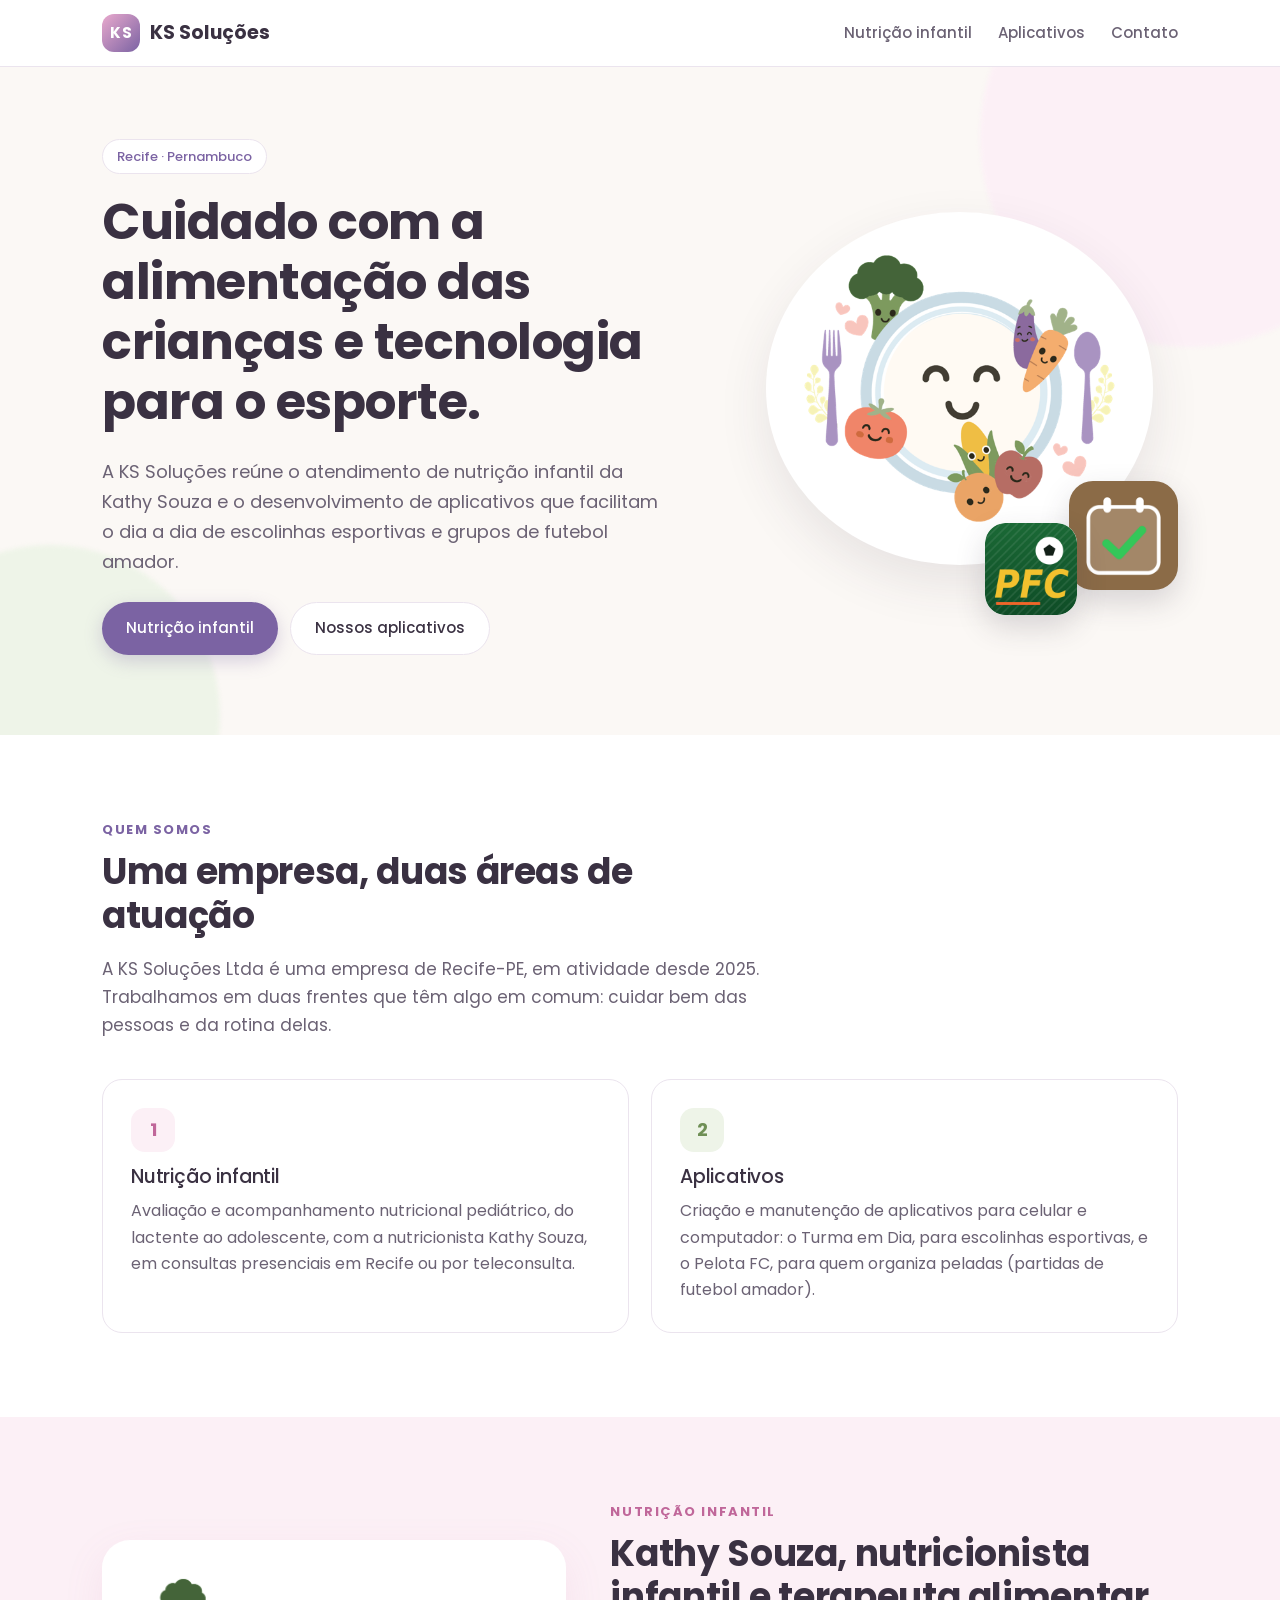
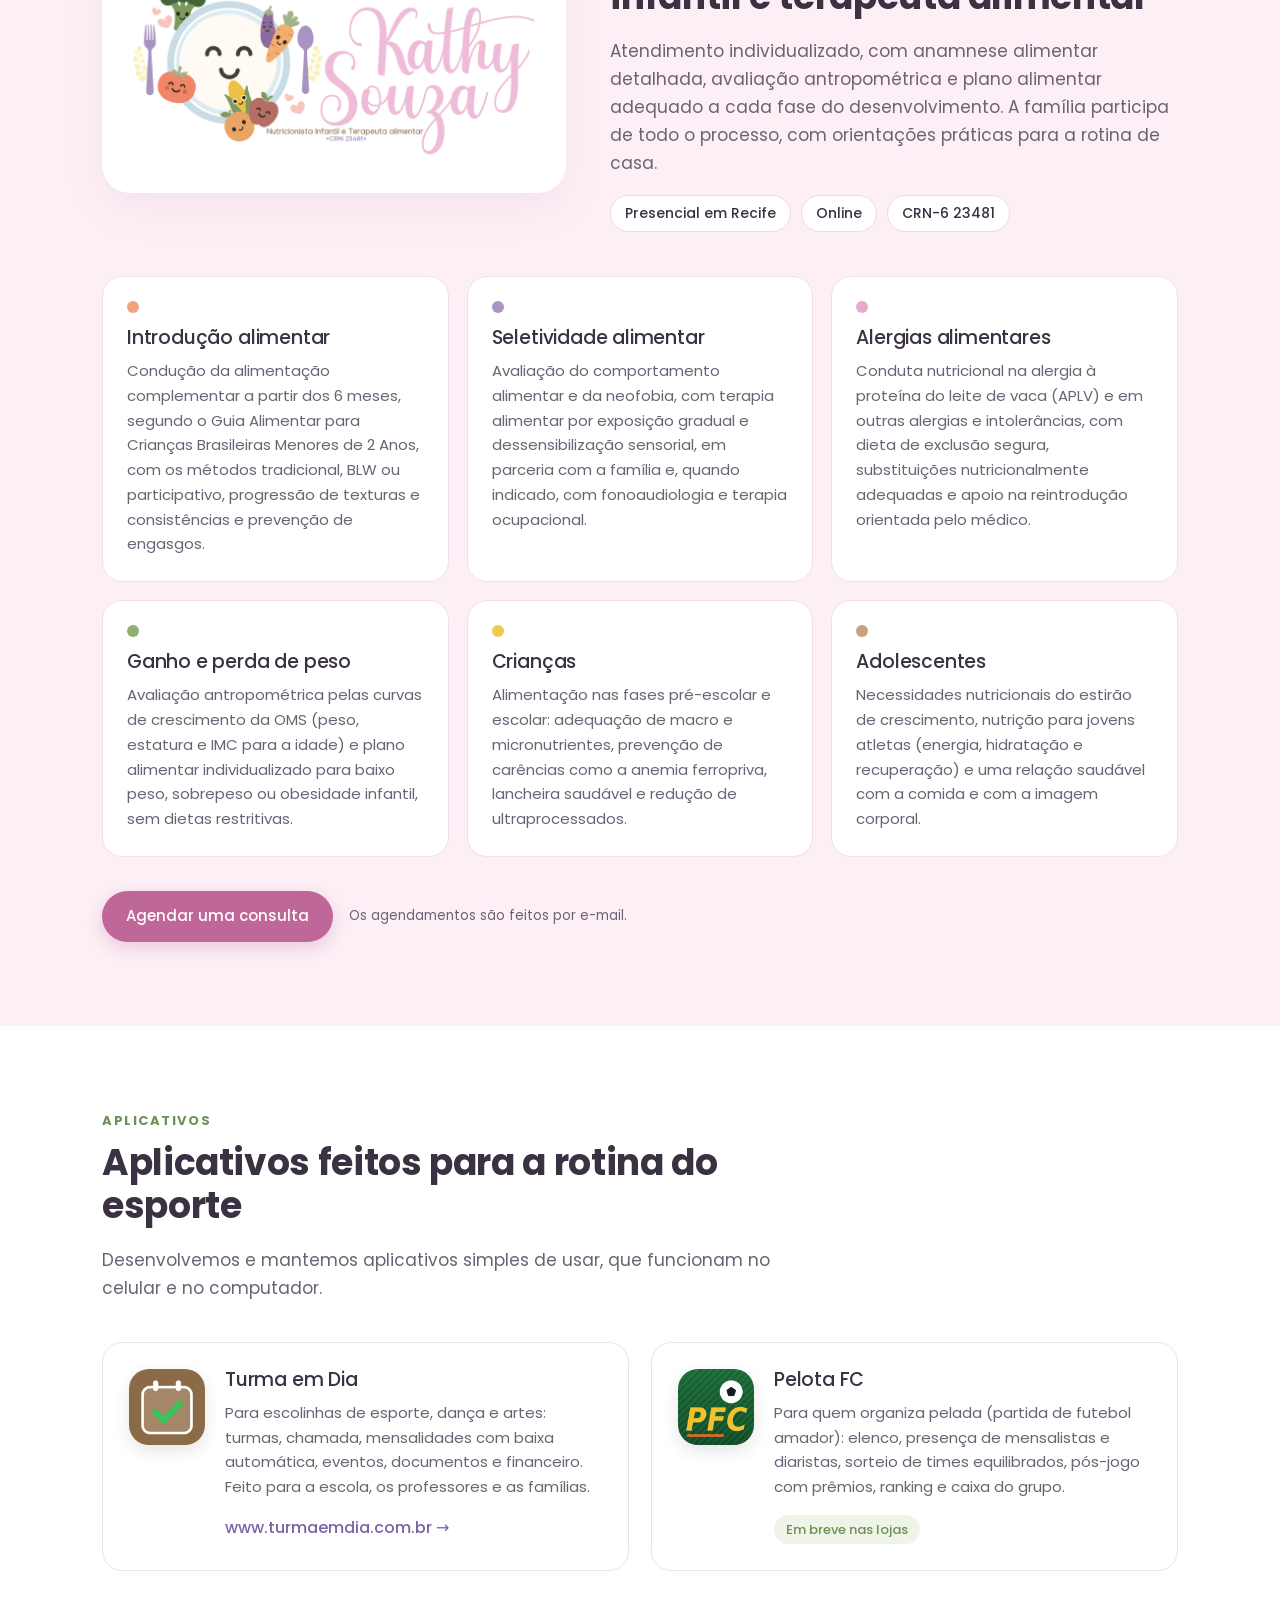
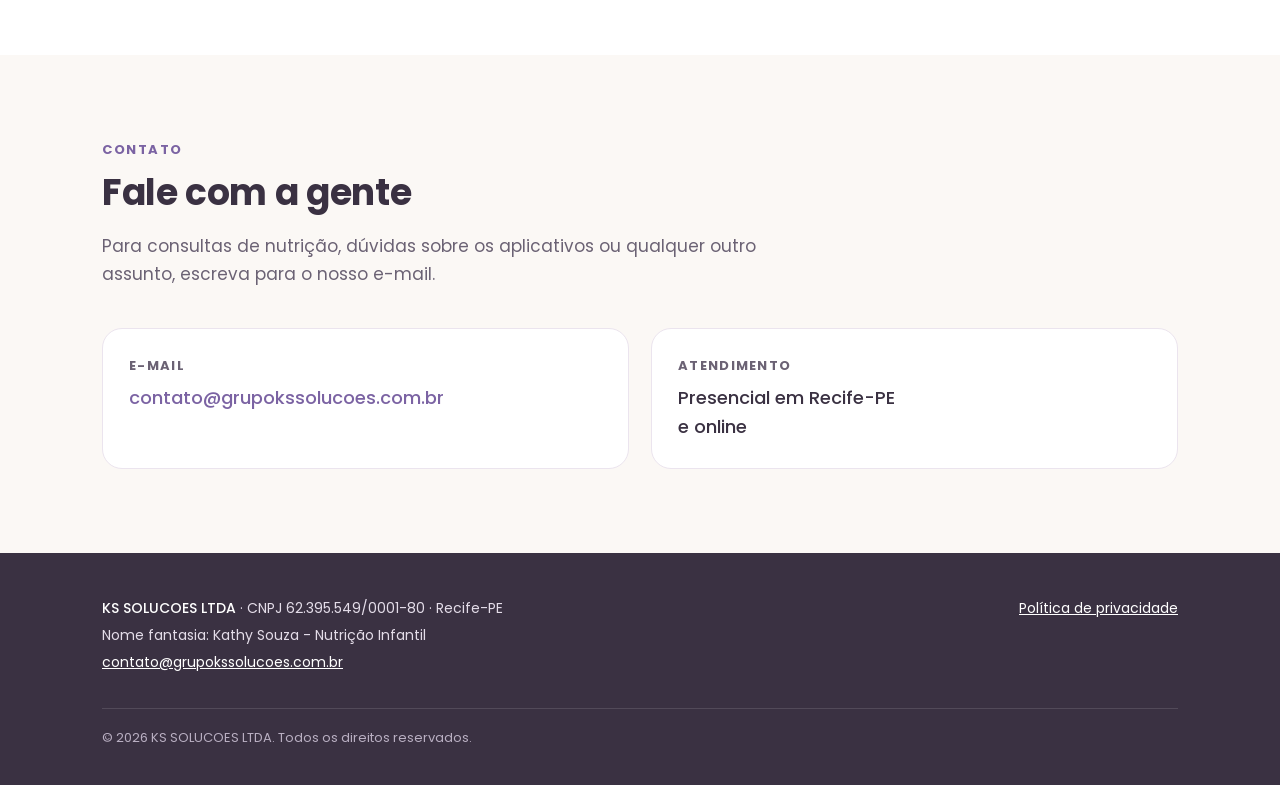
<file: index.html>
<!doctype html>
<html lang="pt-BR">
<head>
<meta charset="utf-8">
<meta name="viewport" content="width=device-width,initial-scale=1">
<title>KS Soluções · Nutrição infantil e aplicativos · Recife-PE</title>
<meta name="description" content="KS Soluções Ltda (CNPJ 62.395.549/0001-80), Recife-PE. Atendimento de nutrição infantil com Kathy Souza (CRN-6 23481) e desenvolvimento dos aplicativos Turma em Dia e Pelota FC.">
<meta name="theme-color" content="#ffffff">
<meta property="og:title" content="KS Soluções · Nutrição infantil e aplicativos">
<meta property="og:description" content="Atendimento de nutrição infantil com Kathy Souza e os aplicativos Turma em Dia e Pelota FC.">
<meta property="og:type" content="website">
<meta property="og:url" content="https://www.grupokssolucoes.com.br/">
<meta property="og:image" content="https://www.grupokssolucoes.com.br/img/kathy-logo.png">
<link rel="canonical" href="https://www.grupokssolucoes.com.br/">
<link rel="icon" type="image/svg+xml" href="icone.svg">
<link rel="preload" href="fonts/poppins-regular.woff" as="font" type="font/woff" crossorigin>
<link rel="stylesheet" href="estilo.css">
<script type="application/ld+json">
{"@context":"https://schema.org","@type":"Organization","name":"KS SOLUCOES LTDA","alternateName":["KS Soluções","Kathy Souza - Nutrição Infantil"],"url":"https://www.grupokssolucoes.com.br/","email":"contato@grupokssolucoes.com.br","taxID":"62.395.549/0001-80","address":{"@type":"PostalAddress","addressLocality":"Recife","addressRegion":"PE","addressCountry":"BR"}}
</script>
</head>
<body>

<header class="topo">
  <div class="cx">
    <a class="marca" href="#inicio" aria-label="KS Soluções, início"><span class="selo">KS</span>KS Soluções</a>
    <nav class="menu" aria-label="Menu">
      <a class="opc" href="#nutricao">Nutrição infantil</a>
      <a class="opc" href="#aplicativos">Aplicativos</a>
      <a href="#contato">Contato</a>
    </nav>
  </div>
</header>

<main id="inicio">

  <div class="abertura">
    <div class="cx">
      <div>
        <span class="etiqueta">Recife · Pernambuco</span>
        <h1>Cuidado com a alimentação das crianças e tecnologia para o esporte.</h1>
        <p class="lead">A KS Soluções reúne o atendimento de nutrição infantil da Kathy Souza e o desenvolvimento de aplicativos que facilitam o dia a dia de escolinhas esportivas e grupos de futebol amador.</p>
        <div class="botoes">
          <a class="btn btn-cheio" href="#nutricao">Nutrição infantil</a>
          <a class="btn btn-linha" href="#aplicativos">Nossos aplicativos</a>
        </div>
      </div>
      <div class="vitrine" aria-hidden="true">
        <div class="prato"><img src="img/kathy-prato.png" alt="" width="500" height="500"></div>
        <img class="app a1" src="img/turma-em-dia.png" alt="" width="256" height="256">
        <img class="app a2" src="img/pelota-fc.png" alt="" width="256" height="256">
      </div>
    </div>
  </div>

  <section class="quem" id="quem-somos">
    <div class="cx">
      <div class="titulo">
        <span class="sobre" style="color:var(--lilas)">Quem somos</span>
        <h2>Uma empresa, duas áreas de atuação</h2>
        <p>A KS Soluções Ltda é uma empresa de Recife-PE, em atividade desde 2025. Trabalhamos em duas frentes que têm algo em comum: cuidar bem das pessoas e da rotina delas.</p>
      </div>
      <div class="areas">
        <div class="area">
          <div class="ic" style="background:var(--rosa-claro);color:#c0679a">1</div>
          <h3>Nutrição infantil</h3>
          <p>Avaliação e acompanhamento nutricional pediátrico, do lactente ao adolescente, com a nutricionista Kathy Souza, em consultas presenciais em Recife ou por teleconsulta.</p>
        </div>
        <div class="area">
          <div class="ic" style="background:var(--verde-claro);color:var(--verde)">2</div>
          <h3>Aplicativos</h3>
          <p>Criação e manutenção de aplicativos para celular e computador: o Turma em Dia, para escolinhas esportivas, e o Pelota FC, para quem organiza peladas (partidas de futebol amador).</p>
        </div>
      </div>
    </div>
  </section>

  <section class="nutri" id="nutricao">
    <div class="cx">
      <div class="nutri-topo">
        <div class="nutri-logo"><img src="img/kathy-logo.png" alt="Kathy Souza, nutricionista infantil e terapeuta alimentar, CRN 23481" width="900" height="398"></div>
        <div class="titulo" style="margin:0">
          <span class="sobre">Nutrição infantil</span>
          <h2>Kathy Souza, nutricionista infantil e terapeuta alimentar</h2>
          <p>Atendimento individualizado, com anamnese alimentar detalhada, avaliação antropométrica e plano alimentar adequado a cada fase do desenvolvimento. A família participa de todo o processo, com orientações práticas para a rotina de casa.</p>
          <div class="selos">
            <span>Presencial em Recife</span>
            <span>Online</span>
            <span>CRN-6 23481</span>
          </div>
        </div>
      </div>

      <div class="cards">
        <div class="card"><div class="bola" style="background:#f0a17f"></div><h3>Introdução alimentar</h3><p>Condução da alimentação complementar a partir dos 6 meses, segundo o Guia Alimentar para Crianças Brasileiras Menores de 2 Anos, com os métodos tradicional, BLW ou participativo, progressão de texturas e consistências e prevenção de engasgos.</p></div>
        <div class="card"><div class="bola" style="background:#a995c4"></div><h3>Seletividade alimentar</h3><p>Avaliação do comportamento alimentar e da neofobia, com terapia alimentar por exposição gradual e dessensibilização sensorial, em parceria com a família e, quando indicado, com fonoaudiologia e terapia ocupacional.</p></div>
        <div class="card"><div class="bola" style="background:#e9a9cd"></div><h3>Alergias alimentares</h3><p>Conduta nutricional na alergia à proteína do leite de vaca (APLV) e em outras alergias e intolerâncias, com dieta de exclusão segura, substituições nutricionalmente adequadas e apoio na reintrodução orientada pelo médico.</p></div>
        <div class="card"><div class="bola" style="background:#8fb070"></div><h3>Ganho e perda de peso</h3><p>Avaliação antropométrica pelas curvas de crescimento da OMS (peso, estatura e IMC para a idade) e plano alimentar individualizado para baixo peso, sobrepeso ou obesidade infantil, sem dietas restritivas.</p></div>
        <div class="card"><div class="bola" style="background:#f2c94c"></div><h3>Crianças</h3><p>Alimentação nas fases pré-escolar e escolar: adequação de macro e micronutrientes, prevenção de carências como a anemia ferropriva, lancheira saudável e redução de ultraprocessados.</p></div>
        <div class="card"><div class="bola" style="background:#c9a27a"></div><h3>Adolescentes</h3><p>Necessidades nutricionais do estirão de crescimento, nutrição para jovens atletas (energia, hidratação e recuperação) e uma relação saudável com a comida e com a imagem corporal.</p></div>
      </div>

      <div class="nutri-cta">
        <a class="btn btn-cheio" href="mailto:contato@grupokssolucoes.com.br?subject=Agendamento%20-%20Nutri%C3%A7%C3%A3o%20infantil">Agendar uma consulta</a>
        <small>Os agendamentos são feitos por e-mail.</small>
      </div>
    </div>
  </section>

  <section class="apps" id="aplicativos">
    <div class="cx">
      <div class="titulo">
        <span class="sobre">Aplicativos</span>
        <h2>Aplicativos feitos para a rotina do esporte</h2>
        <p>Desenvolvemos e mantemos aplicativos simples de usar, que funcionam no celular e no computador.</p>
      </div>
      <div class="lista-apps">
        <article class="app-card">
          <img src="img/turma-em-dia.png" alt="Ícone do aplicativo Turma em Dia" width="256" height="256">
          <div>
            <h3>Turma em Dia</h3>
            <p>Para escolinhas de esporte, dança e artes: turmas, chamada, mensalidades com baixa automática, eventos, documentos e financeiro. Feito para a escola, os professores e as famílias.</p>
            <a class="link" href="https://www.turmaemdia.com.br" target="_blank" rel="noopener">www.turmaemdia.com.br →</a>
          </div>
        </article>
        <article class="app-card">
          <img src="img/pelota-fc.png" alt="Ícone do aplicativo Pelota FC" width="256" height="256">
          <div>
            <h3>Pelota FC</h3>
            <p>Para quem organiza pelada (partida de futebol amador): elenco, presença de mensalistas e diaristas, sorteio de times equilibrados, pós-jogo com prêmios, ranking e caixa do grupo.</p>
            <span class="em-breve">Em breve nas lojas</span>
          </div>
        </article>
      </div>
    </div>
  </section>

  <section class="contato" id="contato">
    <div class="cx">
      <div class="titulo">
        <span class="sobre">Contato</span>
        <h2>Fale com a gente</h2>
        <p>Para consultas de nutrição, dúvidas sobre os aplicativos ou qualquer outro assunto, escreva para o nosso e-mail.</p>
      </div>
      <div class="lista-contato">
        <div class="item">
          <div class="rot">E-mail</div>
          <div class="val"><a href="mailto:contato@grupokssolucoes.com.br">contato@grupokssolucoes.com.br</a></div>
        </div>
        <div class="item">
          <div class="rot">Atendimento</div>
          <div class="val">Presencial em Recife-PE<br>e online</div>
        </div>
      </div>
    </div>
  </section>

</main>

<footer class="rodape">
  <div class="cx">
    <div>
      <p><strong>KS SOLUCOES LTDA</strong> · CNPJ 62.395.549/0001-80 · Recife-PE</p>
      <p>Nome fantasia: Kathy Souza - Nutrição Infantil</p>
      <p><a href="mailto:contato@grupokssolucoes.com.br">contato@grupokssolucoes.com.br</a></p>
    </div>
    <div>
      <p><a href="privacidade.html">Política de privacidade</a></p>
    </div>
    <div class="fim">© 2026 KS SOLUCOES LTDA. Todos os direitos reservados.</div>
  </div>
</footer>

</body>
</html>
</file>
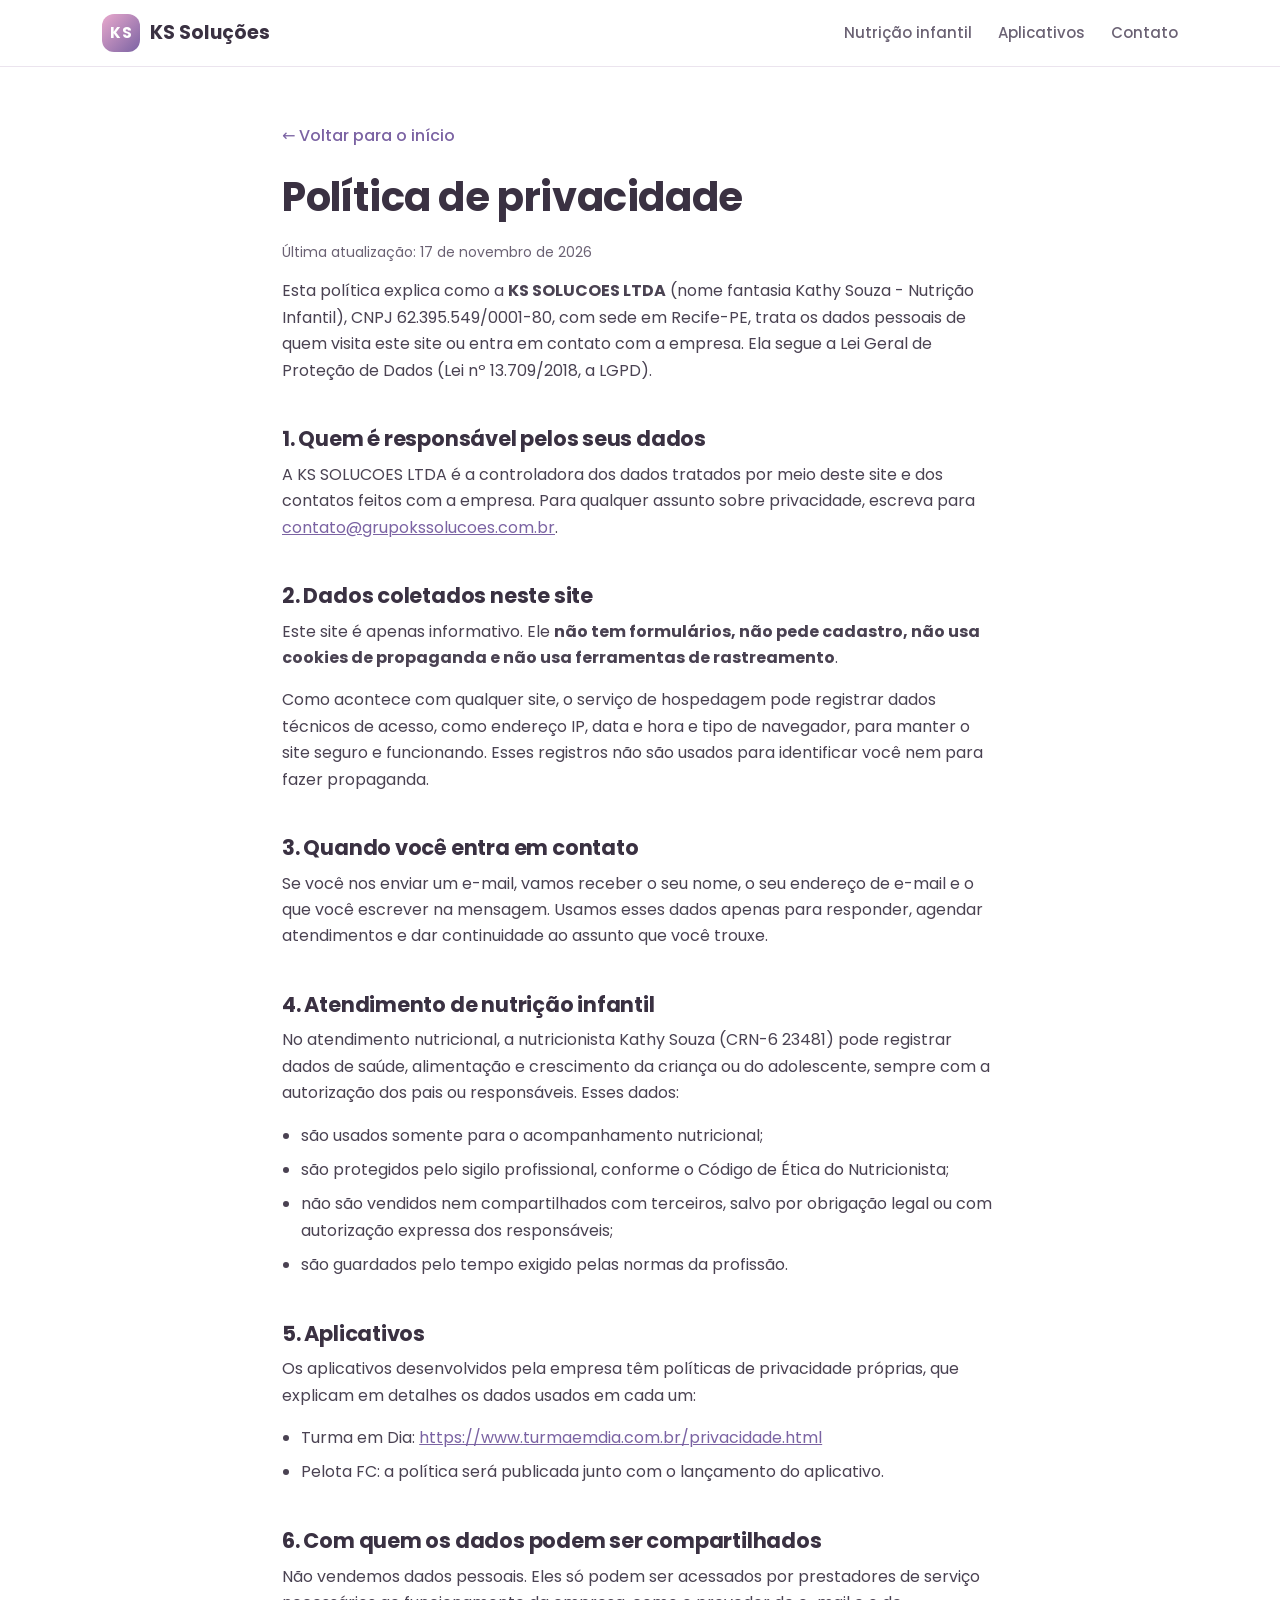
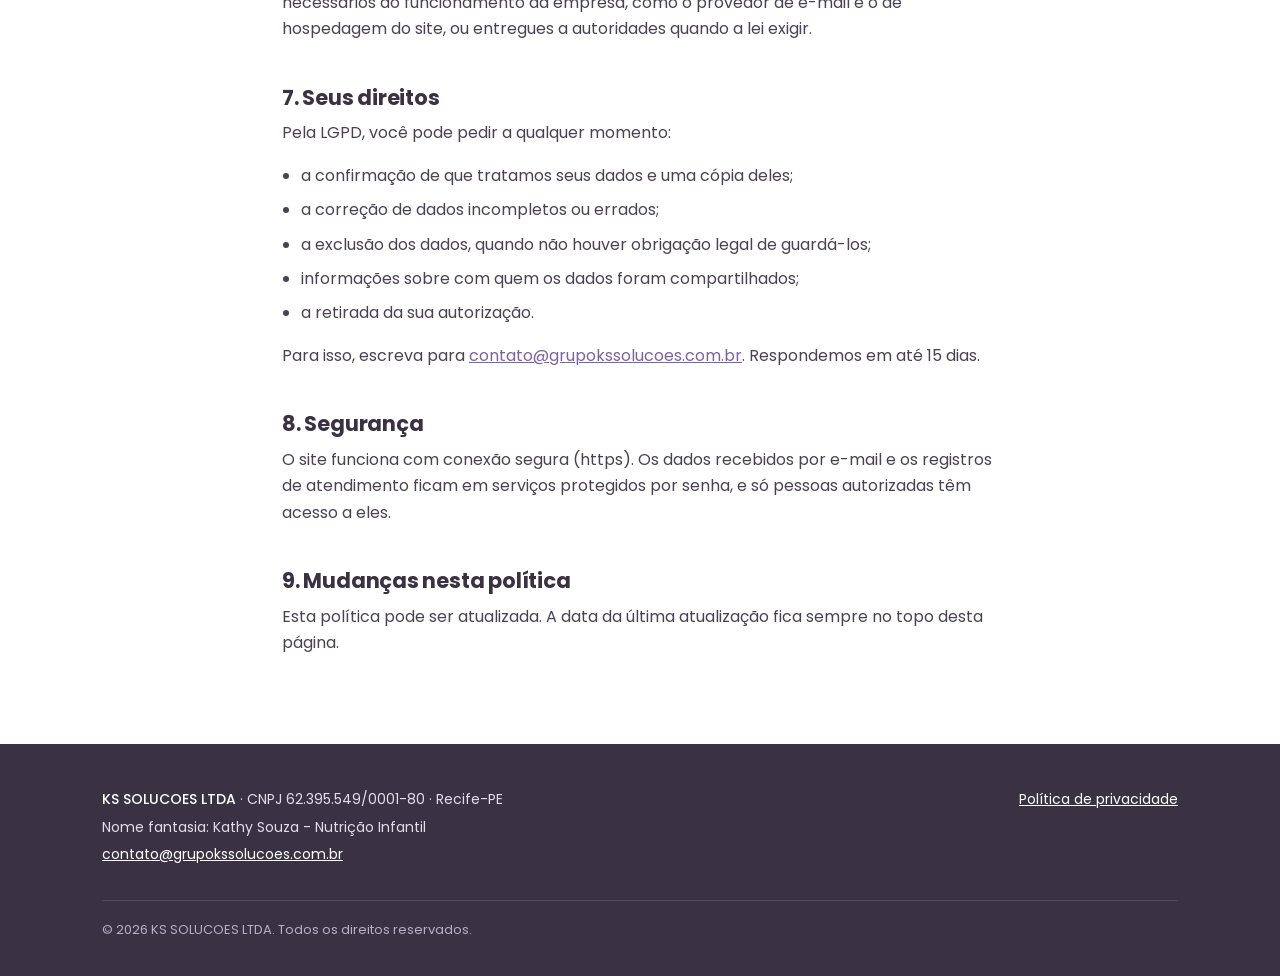
<file: privacidade.html>
<!doctype html>
<html lang="pt-BR">
<head>
<meta charset="utf-8">
<meta name="viewport" content="width=device-width,initial-scale=1">
<title>Política de privacidade · KS Soluções</title>
<meta name="description" content="Política de privacidade do site da KS SOLUCOES LTDA (CNPJ 62.395.549/0001-80).">
<link rel="canonical" href="https://www.grupokssolucoes.com.br/privacidade.html">
<link rel="icon" type="image/svg+xml" href="icone.svg">
<link rel="stylesheet" href="estilo.css">
</head>
<body>

<header class="topo">
  <div class="cx">
    <a class="marca" href="./" aria-label="KS Soluções, início"><span class="selo">KS</span>KS Soluções</a>
    <nav class="menu" aria-label="Menu">
      <a class="opc" href="./#nutricao">Nutrição infantil</a>
      <a class="opc" href="./#aplicativos">Aplicativos</a>
      <a href="./#contato">Contato</a>
    </nav>
  </div>
</header>

<main class="texto">
  <a class="voltar" href="./">← Voltar para o início</a>
  <h1>Política de privacidade</h1>
  <p class="data">Última atualização: 17 de novembro de 2026</p>

  <p>Esta política explica como a <b>KS SOLUCOES LTDA</b> (nome fantasia Kathy Souza - Nutrição Infantil), CNPJ 62.395.549/0001-80, com sede em Recife-PE, trata os dados pessoais de quem visita este site ou entra em contato com a empresa. Ela segue a Lei Geral de Proteção de Dados (Lei nº 13.709/2018, a LGPD).</p>

  <h2>1. Quem é responsável pelos seus dados</h2>
  <p>A KS SOLUCOES LTDA é a controladora dos dados tratados por meio deste site e dos contatos feitos com a empresa. Para qualquer assunto sobre privacidade, escreva para <a href="mailto:contato@grupokssolucoes.com.br">contato@grupokssolucoes.com.br</a>.</p>

  <h2>2. Dados coletados neste site</h2>
  <p>Este site é apenas informativo. Ele <b>não tem formulários, não pede cadastro, não usa cookies de propaganda e não usa ferramentas de rastreamento</b>.</p>
  <p>Como acontece com qualquer site, o serviço de hospedagem pode registrar dados técnicos de acesso, como endereço IP, data e hora e tipo de navegador, para manter o site seguro e funcionando. Esses registros não são usados para identificar você nem para fazer propaganda.</p>

  <h2>3. Quando você entra em contato</h2>
  <p>Se você nos enviar um e-mail, vamos receber o seu nome, o seu endereço de e-mail e o que você escrever na mensagem. Usamos esses dados apenas para responder, agendar atendimentos e dar continuidade ao assunto que você trouxe.</p>

  <h2>4. Atendimento de nutrição infantil</h2>
  <p>No atendimento nutricional, a nutricionista Kathy Souza (CRN-6 23481) pode registrar dados de saúde, alimentação e crescimento da criança ou do adolescente, sempre com a autorização dos pais ou responsáveis. Esses dados:</p>
  <ul>
    <li>são usados somente para o acompanhamento nutricional;</li>
    <li>são protegidos pelo sigilo profissional, conforme o Código de Ética do Nutricionista;</li>
    <li>não são vendidos nem compartilhados com terceiros, salvo por obrigação legal ou com autorização expressa dos responsáveis;</li>
    <li>são guardados pelo tempo exigido pelas normas da profissão.</li>
  </ul>

  <h2>5. Aplicativos</h2>
  <p>Os aplicativos desenvolvidos pela empresa têm políticas de privacidade próprias, que explicam em detalhes os dados usados em cada um:</p>
  <ul>
    <li>Turma em Dia: <a href="https://www.turmaemdia.com.br/privacidade.html" target="_blank" rel="noopener">https://www.turmaemdia.com.br/privacidade.html</a></li>
    <li>Pelota FC: a política será publicada junto com o lançamento do aplicativo.</li>
  </ul>

  <h2>6. Com quem os dados podem ser compartilhados</h2>
  <p>Não vendemos dados pessoais. Eles só podem ser acessados por prestadores de serviço necessários ao funcionamento da empresa, como o provedor de e-mail e o de hospedagem do site, ou entregues a autoridades quando a lei exigir.</p>

  <h2>7. Seus direitos</h2>
  <p>Pela LGPD, você pode pedir a qualquer momento:</p>
  <ul>
    <li>a confirmação de que tratamos seus dados e uma cópia deles;</li>
    <li>a correção de dados incompletos ou errados;</li>
    <li>a exclusão dos dados, quando não houver obrigação legal de guardá-los;</li>
    <li>informações sobre com quem os dados foram compartilhados;</li>
    <li>a retirada da sua autorização.</li>
  </ul>
  <p>Para isso, escreva para <a href="mailto:contato@grupokssolucoes.com.br">contato@grupokssolucoes.com.br</a>. Respondemos em até 15 dias.</p>

  <h2>8. Segurança</h2>
  <p>O site funciona com conexão segura (https). Os dados recebidos por e-mail e os registros de atendimento ficam em serviços protegidos por senha, e só pessoas autorizadas têm acesso a eles.</p>

  <h2>9. Mudanças nesta política</h2>
  <p>Esta política pode ser atualizada. A data da última atualização fica sempre no topo desta página.</p>
</main>

<footer class="rodape">
  <div class="cx">
    <div>
      <p><strong>KS SOLUCOES LTDA</strong> · CNPJ 62.395.549/0001-80 · Recife-PE</p>
      <p>Nome fantasia: Kathy Souza - Nutrição Infantil</p>
      <p><a href="mailto:contato@grupokssolucoes.com.br">contato@grupokssolucoes.com.br</a></p>
    </div>
    <div>
      <p><a href="privacidade.html">Política de privacidade</a></p>
    </div>
    <div class="fim">© 2026 KS SOLUCOES LTDA. Todos os direitos reservados.</div>
  </div>
</footer>

</body>
</html>
</file>
<file: estilo.css>
@font-face{font-family:"Poppins";src:url(fonts/poppins-regular.woff) format("woff");font-weight:400;font-display:swap}
@font-face{font-family:"Poppins";src:url(fonts/poppins-medium.woff) format("woff");font-weight:500;font-display:swap}
@font-face{font-family:"Poppins";src:url(fonts/poppins-bold.woff) format("woff");font-weight:700;font-display:swap}

:root{
  --tinta:#3a3142;
  --suave:#6b6274;
  --lilas:#7b63a3;
  --lilas-claro:#ece6f4;
  --rosa:#e9a9cd;
  --rosa-claro:#fcf0f6;
  --verde:#6f8f55;
  --verde-claro:#eef4e8;
  --pessego:#f6c9b5;
  --creme:#fbf8f5;
  --borda:#ebe4ee;
  --raio:20px;
}
*{box-sizing:border-box}
html{scroll-behavior:smooth;scroll-padding-top:76px}
body{margin:0;font-family:"Poppins",system-ui,-apple-system,"Segoe UI",Roboto,Arial,sans-serif;color:var(--tinta);background:#fff;line-height:1.65;font-size:16px;-webkit-text-size-adjust:100%}
img{max-width:100%;height:auto;display:block}
a{color:var(--lilas)}
h1,h2,h3{line-height:1.2;margin:0 0 .5em;font-weight:700;letter-spacing:-.01em}
h1{font-size:clamp(30px,5.4vw,50px)}
h2{font-size:clamp(25px,3.8vw,36px)}
h3{font-size:19px;font-weight:500}
p{margin:0 0 1em}
.cx{max-width:1120px;margin:0 auto;padding:0 22px}

/* topo */
.topo{position:sticky;top:0;z-index:10;background:rgba(255,255,255,.94);backdrop-filter:blur(8px);-webkit-backdrop-filter:blur(8px);border-bottom:1px solid var(--borda)}
.topo .cx{display:flex;align-items:center;justify-content:space-between;height:66px;gap:16px}
.marca{display:flex;align-items:center;gap:10px;text-decoration:none;color:var(--tinta);font-weight:700;font-size:19px;white-space:nowrap}
.selo{width:38px;height:38px;border-radius:12px;background:linear-gradient(135deg,var(--rosa),var(--lilas));color:#fff;display:grid;place-items:center;font-size:15px;font-weight:700;letter-spacing:.5px}
.menu{display:flex;gap:26px}
.menu a{text-decoration:none;color:var(--suave);font-weight:500;font-size:15px}
.menu a:hover{color:var(--lilas)}

/* abertura */
.abertura{position:relative;overflow:hidden;background:var(--creme);padding:72px 0 80px}
.abertura:before,.abertura:after{content:"";position:absolute;border-radius:50%;filter:blur(2px);z-index:0}
.abertura:before{width:420px;height:420px;background:var(--rosa-claro);top:-140px;right:-120px}
.abertura:after{width:340px;height:340px;background:var(--verde-claro);bottom:-150px;left:-120px}
.abertura .cx{position:relative;z-index:1;display:grid;grid-template-columns:1.15fr .85fr;gap:48px;align-items:center}
.etiqueta{display:inline-block;background:#fff;border:1px solid var(--borda);color:var(--lilas);font-weight:500;font-size:13px;padding:6px 14px;border-radius:999px;margin-bottom:18px}
.abertura p.lead{font-size:18px;color:var(--suave);max-width:560px}
.botoes{display:flex;flex-wrap:wrap;gap:12px;margin-top:26px}
.btn{display:inline-flex;align-items:center;justify-content:center;gap:8px;padding:13px 24px;border-radius:999px;font-weight:500;font-size:15px;text-decoration:none;transition:transform .15s,box-shadow .15s}
.btn:hover{transform:translateY(-1px)}
.btn-cheio{background:var(--lilas);color:#fff;box-shadow:0 6px 18px rgba(123,99,163,.28)}
.btn-linha{background:#fff;color:var(--tinta);border:1px solid var(--borda)}
.vitrine{position:relative;aspect-ratio:1/1;max-width:420px;margin-left:auto;width:100%}
.vitrine .prato{position:absolute;inset:6% 6% 10% 2%;background:#fff;border-radius:50%;box-shadow:0 20px 50px rgba(58,49,66,.10);display:grid;place-items:center;padding:8%}
.vitrine .app{position:absolute;width:26%;border-radius:22%;box-shadow:0 12px 30px rgba(58,49,66,.18);background:#fff}
.vitrine .a1{right:0;bottom:4%}
.vitrine .a2{right:24%;bottom:-2%;width:22%}

/* seções */
section{padding:84px 0}
.titulo{max-width:680px;margin-bottom:40px}
.titulo .sobre{display:block;font-size:13px;font-weight:700;letter-spacing:.12em;text-transform:uppercase;margin-bottom:10px}
.titulo p{color:var(--suave);font-size:17px}

.quem{background:#fff}
.areas{display:grid;grid-template-columns:1fr 1fr;gap:22px}
.area{border:1px solid var(--borda);border-radius:var(--raio);padding:28px;background:#fff}
.area .ic{width:44px;height:44px;border-radius:14px;display:grid;place-items:center;margin-bottom:14px;font-weight:700;font-size:18px}
.area p{color:var(--suave);margin:0}

.nutri{background:var(--rosa-claro)}
.nutri .sobre{color:#c0679a}
.nutri-topo{display:grid;grid-template-columns:.9fr 1.1fr;gap:44px;align-items:center;margin-bottom:44px}
.nutri-logo{background:#fff;border-radius:28px;padding:34px 26px;box-shadow:0 14px 40px rgba(192,103,154,.10)}
.selos{display:flex;flex-wrap:wrap;gap:10px;margin:18px 0 0}
.selos span{background:#fff;border:1px solid #f3d6e6;border-radius:999px;padding:6px 14px;font-size:14px;font-weight:500;color:var(--tinta)}
.cards{display:grid;grid-template-columns:repeat(3,1fr);gap:18px}
.card{background:#fff;border-radius:var(--raio);padding:24px;border:1px solid #f5dde9}
.card .bola{width:12px;height:12px;border-radius:50%;margin-bottom:14px}
.card p{color:var(--suave);margin:0;font-size:15px}
.nutri-cta{margin-top:34px;display:flex;flex-wrap:wrap;align-items:center;gap:16px}
.nutri-cta .btn-cheio{background:#c0679a;box-shadow:0 6px 18px rgba(192,103,154,.28)}
.nutri-cta small{color:var(--suave)}

.apps .sobre{color:var(--verde)}
.lista-apps{display:grid;grid-template-columns:1fr 1fr;gap:22px}
.app-card{display:flex;gap:20px;align-items:flex-start;border:1px solid var(--borda);border-radius:var(--raio);padding:26px;background:#fff}
.app-card img{width:76px;height:76px;border-radius:20px;flex:none;box-shadow:0 6px 16px rgba(58,49,66,.12)}
.app-card p{color:var(--suave);font-size:15px}
.app-card .link{font-weight:500;text-decoration:none}
.em-breve{display:inline-block;font-size:13px;font-weight:500;background:var(--verde-claro);color:var(--verde);border-radius:999px;padding:4px 12px}

.contato{background:var(--creme)}
.contato .sobre{color:var(--lilas)}
.lista-contato{display:grid;grid-template-columns:1fr 1fr;gap:22px}
.item{background:#fff;border:1px solid var(--borda);border-radius:var(--raio);padding:26px}
.item .rot{font-size:13px;font-weight:700;letter-spacing:.1em;text-transform:uppercase;color:var(--suave);margin-bottom:6px}
.item .val{font-size:18px;font-weight:500;word-break:break-word}
.item a{text-decoration:none}

/* rodapé */
.rodape{background:var(--tinta);color:#e4dde9;padding:44px 0 36px;font-size:14px}
.rodape .cx{display:flex;flex-wrap:wrap;justify-content:space-between;gap:24px}
.rodape strong{color:#fff;font-weight:500}
.rodape p{margin:0 0 4px}
.rodape a{color:#fff}
.rodape .fim{width:100%;border-top:1px solid rgba(255,255,255,.12);padding-top:18px;margin-top:6px;color:#b9afc2;font-size:13px}

/* página de texto (privacidade) */
.texto{max-width:760px;margin:0 auto;padding:56px 22px 72px}
.texto h1{font-size:clamp(28px,4.6vw,40px)}
.texto h2{font-size:21px;margin-top:2em}
.texto p,.texto li{color:#4a4252}
.texto ul{padding-left:1.2em}
.texto li{margin-bottom:.5em}
.texto .data{color:var(--suave);font-size:14px}
.voltar{display:inline-block;margin-bottom:24px;text-decoration:none;font-weight:500}

/* celular */
@media (max-width:860px){
  .menu{gap:16px}
  .abertura{padding:44px 0 56px}
  .abertura .cx,.nutri-topo{grid-template-columns:1fr;gap:34px}
  .vitrine{max-width:320px;margin:0 auto}
  .cards{grid-template-columns:1fr 1fr}
  .areas,.lista-apps,.lista-contato{grid-template-columns:1fr}
  section{padding:60px 0}
}
@media (max-width:560px){
  .menu a.opc{display:none}
  .cards{grid-template-columns:1fr}
  .app-card{flex-direction:column;gap:14px}
  .btn{width:100%}
  .nutri-logo{padding:24px 14px}
}

.texto a{overflow-wrap:anywhere}
.val a,.rodape a{overflow-wrap:anywhere}
</file>
